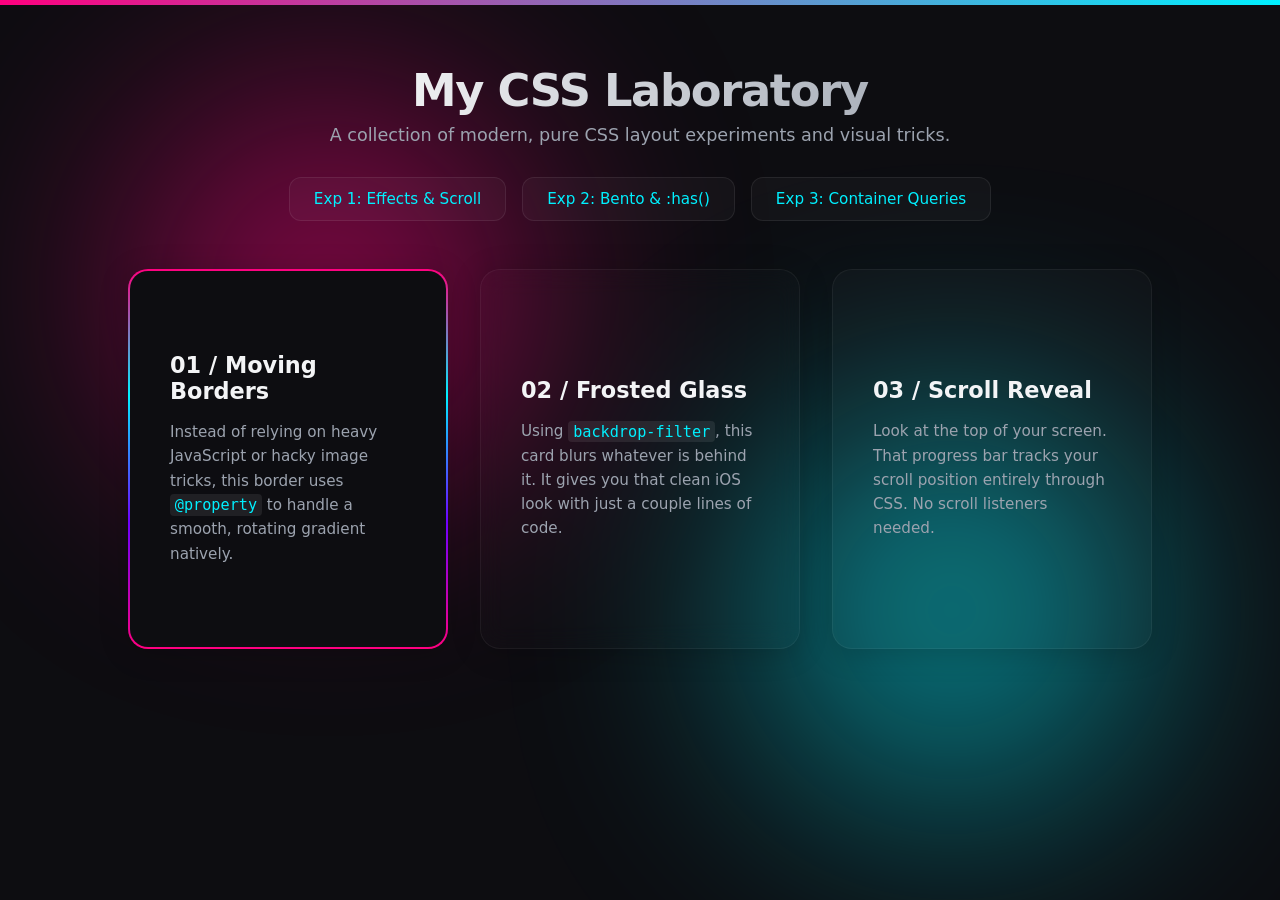
<file: index.html>
<!DOCTYPE html>
<html lang="en">
<head>
    <meta charset="UTF-8">
    <meta name="viewport" content="width=device-width, initial-scale=1.0">
    <title>CSS Feature Playground</title>
    <link rel="stylesheet" href="style.css">
</head>
<body>

    <div class="scroll-progress"></div>

    <div class="main-layout">
        <header>
            <h1>My CSS Laboratory</h1>
            <p>A collection of modern, pure CSS layout experiments and visual tricks.</p>
            
            <nav class="site-nav">
                <a href="css1.html" class="nav-btn">Exp 1: Effects & Scroll</a>
                <a href="css2.html" class="nav-btn">Exp 2: Bento & :has()</a>
                <a href="css3.html" class="nav-btn">Exp 3: Container Queries</a>
            </nav>
        </header>

        <main class="container">
            <div class="card gradient-border">
                <h2>01 / Moving Borders</h2>
                <p>Instead of relying on heavy JavaScript or hacky image tricks, this border uses <code>@property</code> to handle a smooth, rotating gradient natively.</p>
            </div>

            <div class="card glassmorphism">
                <h2>02 / Frosted Glass</h2>
                <p>Using <code>backdrop-filter</code>, this card blurs whatever is behind it. It gives you that clean iOS look with just a couple lines of code.</p>
            </div>

            <div class="card scroll-reveal">
                <h2>03 / Scroll Reveal</h2>
                <p>Look at the top of your screen. That progress bar tracks your scroll position entirely through CSS. No scroll listeners needed.</p>
            </div>
        </main>
    </div>

</body>
</html>
</file>
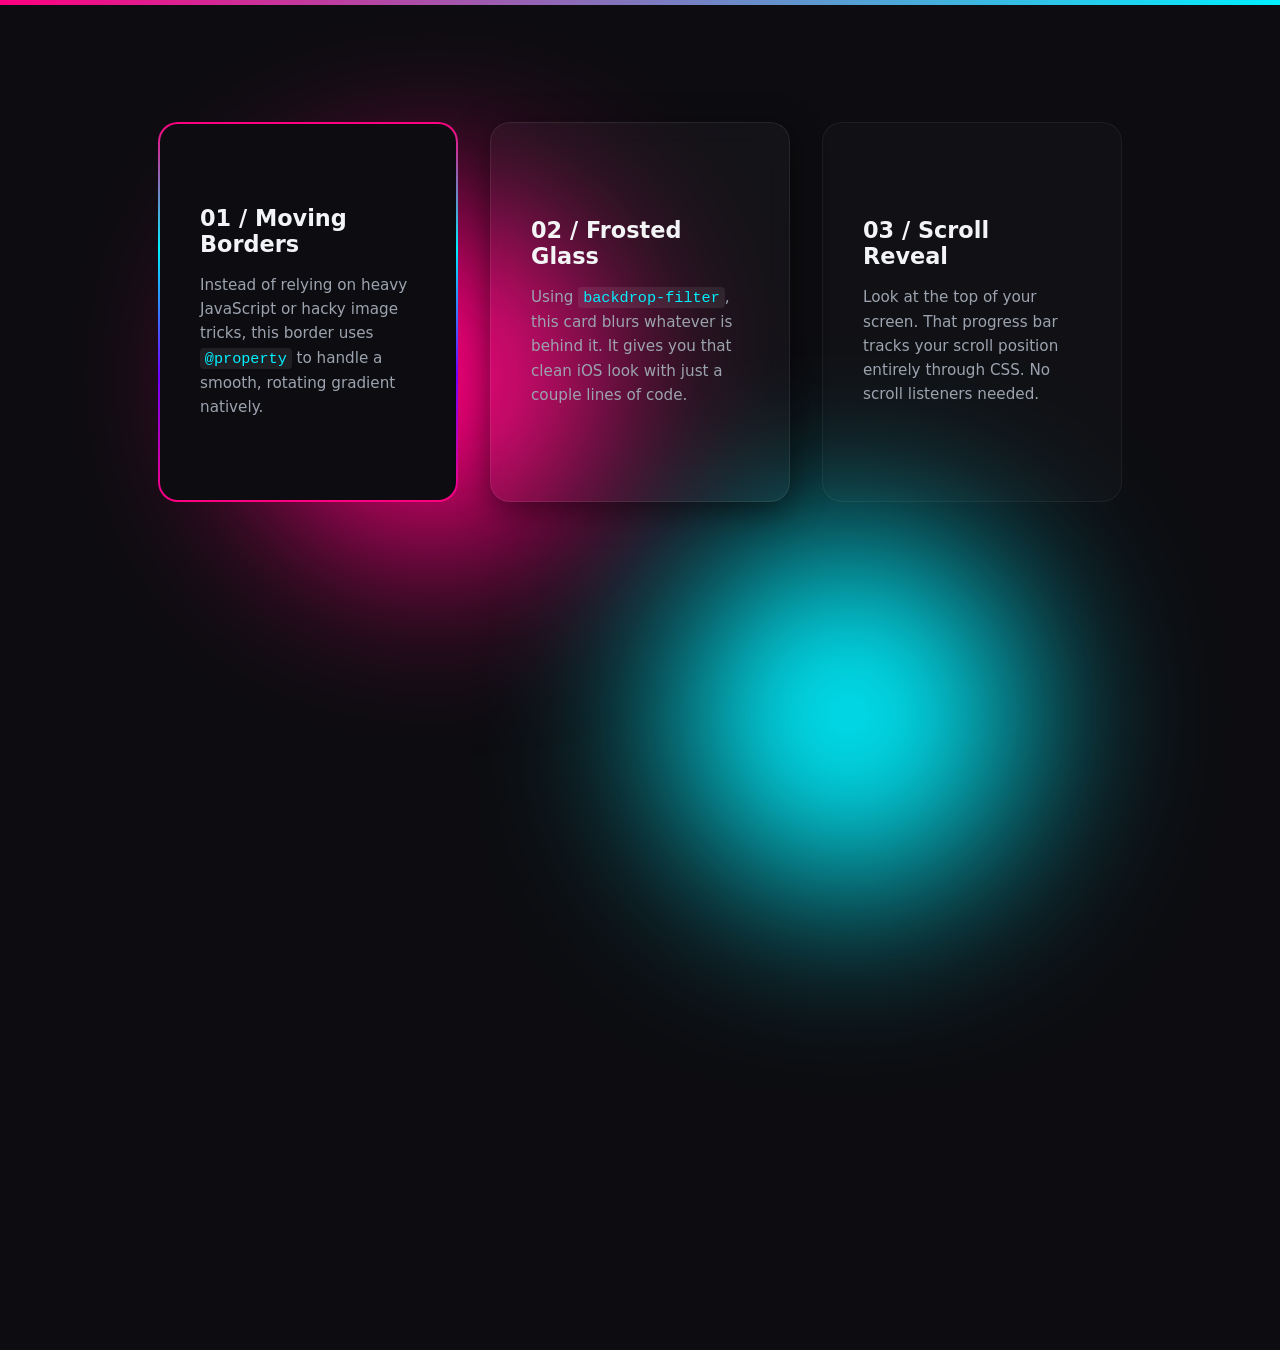
<file: css1.html>
<!DOCTYPE html>
<html lang="en">
<head>
    <meta charset="UTF-8">
    <meta name="viewport" content="width=device-width, initial-scale=1.0">
    <title>Cool CSS Stuff</title>
    <link rel="stylesheet" href="css1/style.css">
</head>
<body>

    <div class="scroll-progress"></div>

    <div class="container">
        <div class="card gradient-border">
            <h2>01 / Moving Borders</h2>
            <p>Instead of relying on heavy JavaScript or hacky image tricks, this border uses <code>@property</code> to handle a smooth, rotating gradient natively.</p>
        </div>

        <div class="card glassmorphism">
            <h2>02 / Frosted Glass</h2>
            <p>Using <code>backdrop-filter</code>, this card blurs whatever is behind it. It gives you that clean iOS look with just a couple lines of code.</p>
        </div>

        <div class="card scroll-reveal">
            <h2>03 / Scroll Reveal</h2>
            <p>Look at the top of your screen. That progress bar tracks your scroll position entirely through CSS. No scroll listeners needed.</p>
        </div>
    </div>

</body>
</html>
</file>
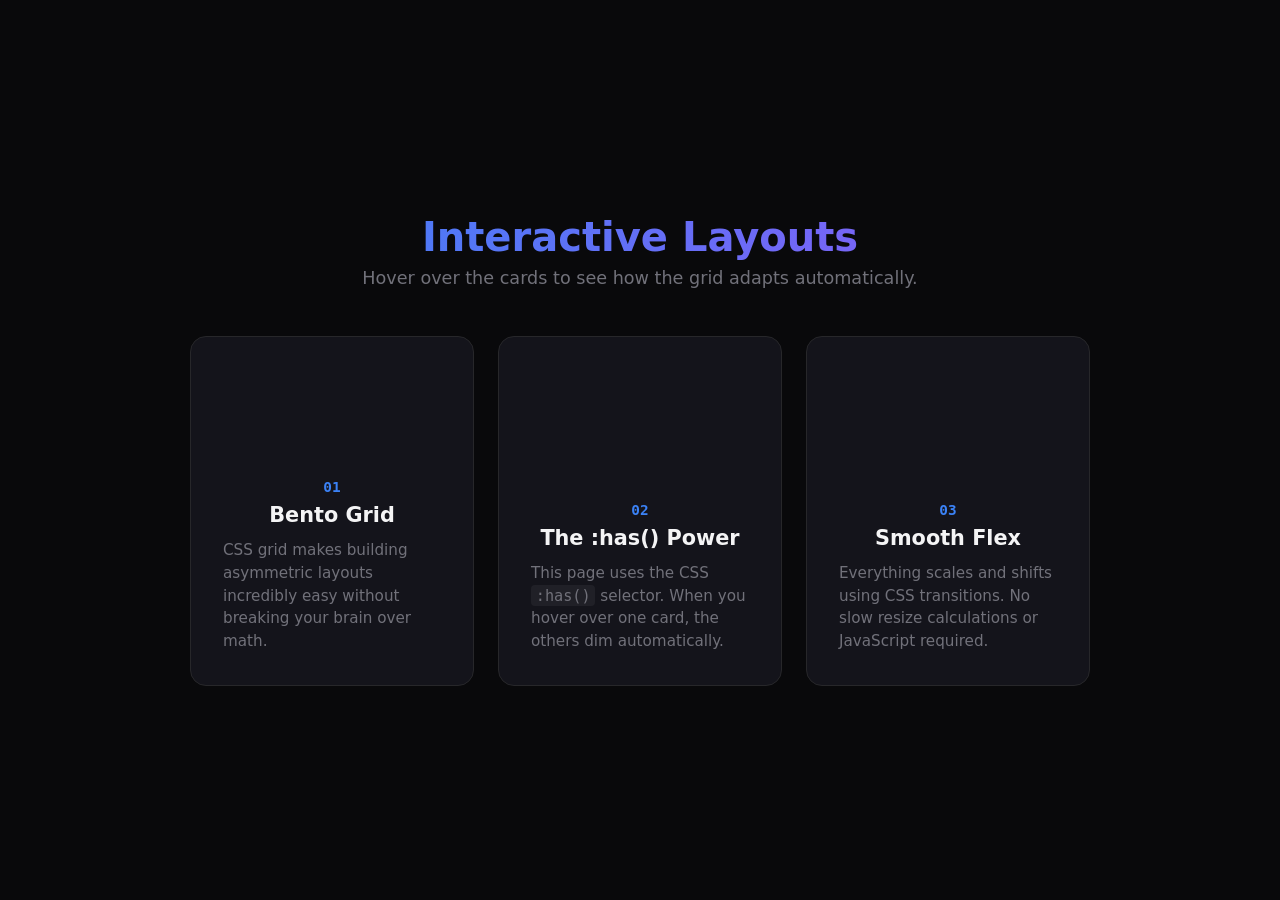
<file: css2.html>
<!DOCTYPE html>
<html lang="en">
<head>
    <meta charset="UTF-8">
    <meta name="viewport" content="width=device-width, initial-scale=1.0">
    <title>More Cool CSS Stuff</title>
    <link rel="stylesheet" href="css2/style.css">
</head>
<body>

    <div class="wrapper">
        <h1>Interactive Layouts</h1>
        <p class="subtitle">Hover over the cards to see how the grid adapts automatically.</p>
        
        <div class="grid-container">
            <div class="panel">
                <div class="panel-content">
                    <span>01</span>
                    <h3>Bento Grid</h3>
                    <p>CSS grid makes building asymmetric layouts incredibly easy without breaking your brain over math.</p>
                </div>
            </div>

            <div class="panel">
                <div class="panel-content">
                    <span>02</span>
                    <h3>The :has() Power</h3>
                    <p>This page uses the CSS <code>:has()</code> selector. When you hover over one card, the others dim automatically.</p>
                </div>
            </div>

            <div class="panel">
                <div class="panel-content">
                    <span>03</span>
                    <h3>Smooth Flex</h3>
                    <p>Everything scales and shifts using CSS transitions. No slow resize calculations or JavaScript required.</p>
                </div>
            </div>
        </div>
    </div>

</body>
</html>
</file>
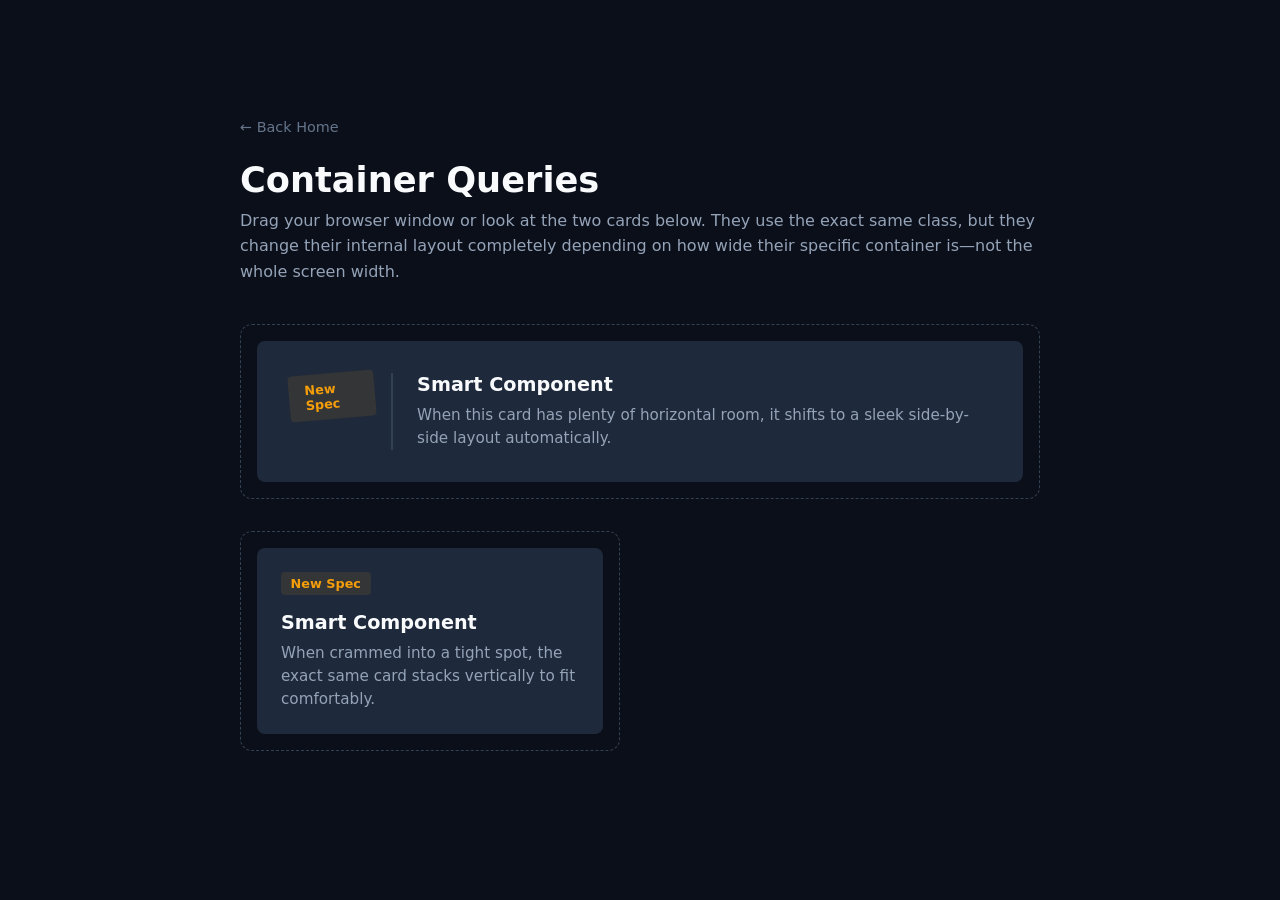
<file: css3.html>
<!DOCTYPE html>
<html lang="en">
<head>
    <meta charset="UTF-8">
    <meta name="viewport" content="width=device-width, initial-scale=1.0">
    <title>Experiment 3: Responsive Components</title>
    <link rel="stylesheet" href="css3/style.css">
</head>
<body>

    <div class="wrapper">
        <a href="index.html" class="back-link">← Back Home</a>
        
        <h2>Container Queries</h2>
        <p class="desc">Drag your browser window or look at the two cards below. They use the exact same class, but they change their internal layout completely depending on how wide their specific container is—not the whole screen width.</p>

        <div class="card-zone wide-zone">
            <div class="adaptive-card">
                <div class="badge">New Spec</div>
                <div class="card-body">
                    <h3>Smart Component</h3>
                    <p>When this card has plenty of horizontal room, it shifts to a sleek side-by-side layout automatically.</p>
                </div>
            </div>
        </div>

        <div class="card-zone narrow-zone">
            <div class="adaptive-card">
                <div class="badge">New Spec</div>
                <div class="card-body">
                    <h3>Smart Component</h3>
                    <p>When crammed into a tight spot, the exact same card stacks vertically to fit comfortably.</p>
                </div>
            </div>
        </div>
    </div>

</body>
</html>
</file>
<file: style.css>
@property --angle {
    syntax: '<angle>';
    initial-value: 0deg;
    inherits: false;
}

:root {
    --bg-color: #0d0d11;
    --card-bg: rgba(255, 255, 255, 0.02);
    --text-color: #f3f4f6;
    --accent-cyan: #00f0ff;
    --accent-pink: #ff007f;
}

* {
    box-sizing: border-box;
    margin: 0;
    padding: 0;
}

body {
    font-family: system-ui, sans-serif;
    background-color: var(--bg-color);
    color: var(--text-color);
    min-height: 100vh;
    display: flex;
    justify-content: center;
    align-items: flex-start; /* Keeps content from bunching up in the dead center */
    padding: 4rem 2rem;
    position: relative;
    overflow-x: hidden; /* Prevents background blobs from causing side-scrolling */
}

/* FIX: Fixed abstract background blobs so they stay put */
body::before, body::after {
    content: '';
    position: fixed; /* Changed to fixed so they don't break when scrolling */
    width: 400px;
    height: 400px;
    border-radius: 50%;
    filter: blur(120px);
    z-index: -1;
    opacity: 0.5; /* Softened them so text stays readable */
}

body::before {
    background: var(--accent-pink);
    top: 10%;
    left: 10%;
}

body::after {
    background: var(--accent-cyan);
    bottom: 10%;
    right: 10%;
}

/* Scroll Progress Bar at top */
.scroll-progress {
    position: fixed;
    top: 0;
    left: 0;
    width: 100%;
    height: 5px;
    background: linear-gradient(to right, var(--accent-pink), var(--accent-cyan));
    transform-origin: 0 50%;
    animation: grow-progress auto linear;
    animation-timeline: scroll();
    z-index: 100;
}

@keyframes grow-progress {
    from { transform: scaleX(0); }
    to { transform: scaleX(1); }
}

/* Central Layout Wrapper */
.main-layout {
    display: flex;
    flex-direction: column;
    align-items: center;
    gap: 3rem;
    width: 100%;
    max-width: 1100px;
}

/* Header & Menu Styling */
header {
    text-align: center;
}

header h1 {
    font-size: 2.8rem;
    font-weight: 800;
    letter-spacing: -0.03em;
    margin-bottom: 0.5rem;
    background: linear-gradient(to right, #ffffff, #9ca3af);
    -webkit-background-clip: text;
    -webkit-text-fill-color: transparent;
}

header p {
    color: #9ca3af;
    font-size: 1.1rem;
}

.site-nav {
    display: flex;
    gap: 1rem;
    margin-top: 2rem;
    flex-wrap: wrap;
    justify-content: center;
}

.nav-btn {
    padding: 0.75rem 1.5rem;
    background: rgba(255, 255, 255, 0.03);
    border: 1px solid rgba(255, 255, 255, 0.08);
    color: var(--accent-cyan);
    text-decoration: none;
    border-radius: 12px;
    font-size: 0.95rem;
    font-weight: 500;
    transition: all 0.2s ease;
}

.nav-btn:hover {
    background: var(--accent-cyan);
    color: var(--bg-color);
    box-shadow: 0 0 20px rgba(0, 240, 255, 0.3);
    transform: translateY(-2px);
}

/* Card Grid Layout */
.container {
    display: flex;
    gap: 2rem;
    flex-wrap: wrap;
    justify-content: center;
    width: 100%;
}

/* Base Card Style */
.card {
    background: var(--card-bg);
    padding: 2.5rem;
    width: 320px;
    height: 380px;
    border-radius: 20px;
    display: flex;
    flex-direction: column;
    justify-content: center;
    gap: 1rem;
    box-shadow: 0 4px 30px rgba(0, 0, 0, 0.2);
}

.card h2 {
    font-size: 1.4rem;
    font-weight: 700;
}

.card p {
    color: #9ca3af;
    line-height: 1.6;
    font-size: 0.95rem;
}

code {
    background: rgba(255, 255, 255, 0.08);
    padding: 0.1rem 0.3rem;
    border-radius: 4px;
    font-family: monospace;
    color: var(--accent-cyan);
}

/* Card 1: Moving Border */
.gradient-border {
    border: 2px solid transparent;
    background-image: linear-gradient(var(--bg-color), var(--bg-color)), 
                      linear-gradient(var(--angle), var(--accent-pink), #7000ff, var(--accent-cyan), var(--accent-pink));
    background-origin: border-box;
    background-clip: padding-box, border-box;
    animation: rotate-gradient 4s linear infinite;
}

@keyframes rotate-gradient {
    to { --angle: 360deg; }
}

/* Card 2: Frosted Glass */
.glassmorphism {
    background: rgba(255, 255, 255, 0.01);
    border: 1px solid rgba(255, 255, 255, 0.05);
    backdrop-filter: blur(12px);
    -webkit-backdrop-filter: blur(12px);
}

/* Card 3: Hover Reveal */
.scroll-reveal {
    border: 1px solid rgba(255, 255, 255, 0.05);
    transition: transform 0.3s ease, border-color 0.3s ease;
}

.scroll-reveal:hover {
    transform: translateY(-5px);
    border-color: var(--accent-pink);
}
</file>
<file: css1/style.css>
@property --angle {
    syntax: '<angle>';
    initial-value: 0deg;
    inherits: false;
}

:root {
    --bg-color: #0d0d11;
    --card-bg: rgba(255, 255, 255, 0.02);
    --text-color: #f3f4f6;
}

* {
    box-sizing: border-box;
    margin: 0;
    padding: 0;
}

body {
    font-family: system-ui, sans-serif;
    background-color: var(--bg-color);
    color: var(--text-color);
    min-height: 150vh; /* Extra height so you can actually scroll and see the new feature */
    display: flex;
    flex-direction: column;
    align-items: center;
    padding-top: 10vh;
    position: relative;
}

/* Abstract background blobs */
body::before, body::after {
    content: '';
    position: absolute;
    width: 350px;
    height: 350px;
    border-radius: 50%;
    filter: blur(90px);
    z-index: -1;
}

body::before {
    background: #ff007f;
    top: 15%;
    left: 20%;
}

body::after {
    background: #00f0ff;
    top: 40%;
    right: 20%;
}

/* NEW FEATURE: Scroll Progress Bar */
.scroll-progress {
    position: fixed;
    top: 0;
    left: 0;
    width: 100%;
    height: 5px;
    background: linear-gradient(to right, #ff007f, #00f0ff);
    transform-origin: 0 50%;
    /* This connects the animation scale to the page scroll */
    animation: grow-progress auto linear;
    animation-timeline: scroll();
    z-index: 10;
}

@keyframes grow-progress {
    from { transform: scaleX(0); }
    to { transform: scaleX(1); }
}

.container {
    display: flex;
    gap: 2rem;
    padding: 2rem;
    flex-wrap: wrap;
    justify-content: center;
    max-width: 1100px;
}

/* Base Card Style */
.card {
    background: var(--card-bg);
    padding: 2.5rem;
    width: 300px;
    height: 380px;
    border-radius: 20px;
    display: flex;
    flex-direction: column;
    justify-content: center;
    gap: 1rem;
}

.card h2 {
    font-size: 1.4rem;
    font-weight: 700;
}

.card p {
    color: #9ca3af;
    line-height: 1.6;
    font-size: 0.95rem;
}

code {
    background: rgba(255, 255, 255, 0.08);
    padding: 0.1rem 0.3rem;
    border-radius: 4px;
    font-family: monospace;
    color: #00f0ff;
}

/* Feature 1: Moving Border */
.gradient-border {
    border: 2px solid transparent;
    background-image: linear-gradient(var(--bg-color), var(--bg-color)), 
                      linear-gradient(var(--angle), #ff007f, #7000ff, #00f0ff, #ff007f);
    background-origin: border-box;
    background-clip: padding-box, border-box;
    animation: rotate-gradient 4s linear infinite;
}

@keyframes rotate-gradient {
    to { --angle: 360deg; }
}

/* Feature 2: Frosted Glass */
.glassmorphism {
    background: rgba(255, 255, 255, 0.03);
    border: 1px solid rgba(255, 255, 255, 0.08);
    backdrop-filter: blur(12px);
    -webkit-backdrop-filter: blur(12px);
    box-shadow: 0 8px 32px 0 rgba(0, 0, 0, 0.5);
}

/* Feature 3: Subtle Hover Effect for the third card */
.scroll-reveal {
    border: 1px solid rgba(255, 255, 255, 0.05);
    transition: transform 0.3s ease, border-color 0.3s ease;
}

.scroll-reveal:hover {
    transform: translateY(-5px);
    border-color: #ff007f;
}
</file>
<file: css2/style.css>
:root {
    --bg-dark: #09090b;
    --card-dark: #14141b;
    --accent-blue: #3b82f6;
    --accent-purple: #8b5cf6;
    --text-main: #f4f4f5;
    --text-muted: #71717a;
}

* {
    box-sizing: border-box;
    margin: 0;
    padding: 0;
}

body {
    font-family: system-ui, sans-serif;
    background-color: var(--bg-dark);
    color: var(--text-main);
    min-height: 100vh;
    display: flex;
    justify-content: center;
    align-items: center;
    padding: 2rem;
}

.wrapper {
    width: 100%;
    max-width: 900px;
    text-align: center;
}

h1 {
    font-size: 2.5rem;
    margin-bottom: 0.5rem;
    background: linear-gradient(to right, var(--accent-blue), var(--accent-purple));
    -webkit-background-clip: text;
    -webkit-text-fill-color: transparent;
}

.subtitle {
    color: var(--text-muted);
    margin-bottom: 3rem;
    font-size: 1.1rem;
}

/* The Bento Grid Setup */
.grid-container {
    display: grid;
    grid-template-columns: repeat(3, 1fr);
    gap: 1.5rem;
    height: 350px;
}

/* Base Card Style */
.panel {
    background-color: var(--card-dark);
    border: 1px solid #27272a;
    border-radius: 16px;
    padding: 2rem;
    position: relative;
    overflow: hidden;
    display: flex;
    align-items: flex-end;
    transition: transform 0.4s cubic-bezier(0.25, 1, 0.5, 1), 
                border-color 0.4s, 
                opacity 0.4s;
    cursor: pointer;
}

.panel-content span {
    font-family: monospace;
    font-size: 0.9rem;
    color: var(--accent-blue);
    font-weight: bold;
    display: block;
    margin-bottom: 0.5rem;
}

.panel-content h3 {
    font-size: 1.3rem;
    margin-bottom: 0.75rem;
}

.panel-content p {
    color: var(--text-muted);
    font-size: 0.95rem;
    line-height: 1.5;
    text-align: left;
}

code {
    background: rgba(255, 255, 255, 0.05);
    padding: 0.1rem 0.3rem;
    border-radius: 4px;
    font-family: monospace;
}

/* Hover Effects */
.panel:hover {
    transform: translateY(-8px);
    border-color: var(--accent-purple);
}

/* NEW FEATURE: Parent Selection with :has() 
   If the container HAS a hovered panel, dim the panels that are NOT currently hovered. */
.grid-container:has(.panel:hover) .panel:not(:hover) {
    opacity: 0.4;
    transform: scale(0.98);
}

/* Responsive adjustment for small screens */
@media (max-width: 768px) {
    .grid-container {
        grid-template-columns: 1fr;
        height: auto;
    }
    
    .panel {
        height: 200px;
    }
}
</file>
<file: css3/style.css>
:root {
    --bg: #0b0f19;
    --card-bg: #1e293b;
    --text: #f8fafc;
    --accent: #f59e0b;
}

* {
    box-sizing: border-box;
    margin: 0;
    padding: 0;
}

body {
    font-family: system-ui, sans-serif;
    background-color: var(--bg);
    color: var(--text);
    min-height: 100vh;
    display: flex;
    justify-content: center;
    align-items: center;
    padding: 2rem;
}

.wrapper {
    width: 100%;
    max-width: 800px;
}

.back-link {
    color: #64748b;
    text-decoration: none;
    font-size: 0.9rem;
    display: inline-block;
    margin-bottom: 1.5rem;
}

.back-link:hover {
    color: var(--text);
}

h2 {
    font-size: 2.2rem;
    margin-bottom: 0.5rem;
}

.desc {
    color: #94a3b8;
    margin-bottom: 2.5rem;
    line-height: 1.6;
}

/* 1. DEFINE THE CONTAINERS 
   We tell CSS to monitor the inline-size (width) of these wrapper zones */
.card-zone {
    container-type: inline-size;
    margin-bottom: 2rem;
    border: 1px dashed #334155;
    border-radius: 12px;
    padding: 1rem;
}

/* For demo purposes, we make one zone artificially skinny */
.narrow-zone {
    max-width: 380px;
}

/* 2. BASE CARD STYLE (Default: Small/Stacked View) */
.adaptive-card {
    background-color: var(--card-bg);
    padding: 1.5rem;
    border-radius: 8px;
    display: flex;
    flex-direction: column;
    gap: 1rem;
    transition: all 0.3s ease;
}

.badge {
    background: rgba(245, 158, 11, 0.1);
    color: var(--accent);
    padding: 0.25rem 0.6rem;
    border-radius: 4px;
    font-size: 0.8rem;
    font-weight: bold;
    align-self: flex-start;
}

.card-body h3 {
    margin-bottom: 0.5rem;
    font-size: 1.2rem;
}

.card-body p {
    color: #94a3b8;
    font-size: 0.95rem;
    line-height: 1.5;
}

/* 3. THE MAGIC: CONTAINER QUERY
   If the parent (.card-zone) goes wider than 500px, change how the card looks internally */
@container (min-width: 500px) {
    .adaptive-card {
        flex-direction: row;
        align-items: center;
        padding: 2rem;
    }
    
    .badge {
        transform: rotate(-5deg);
        padding: 0.5rem 1rem;
    }
    
    .card-body {
        border-left: 2px solid #334155;
        padding-left: 1.5rem;
    }
}
</file>
